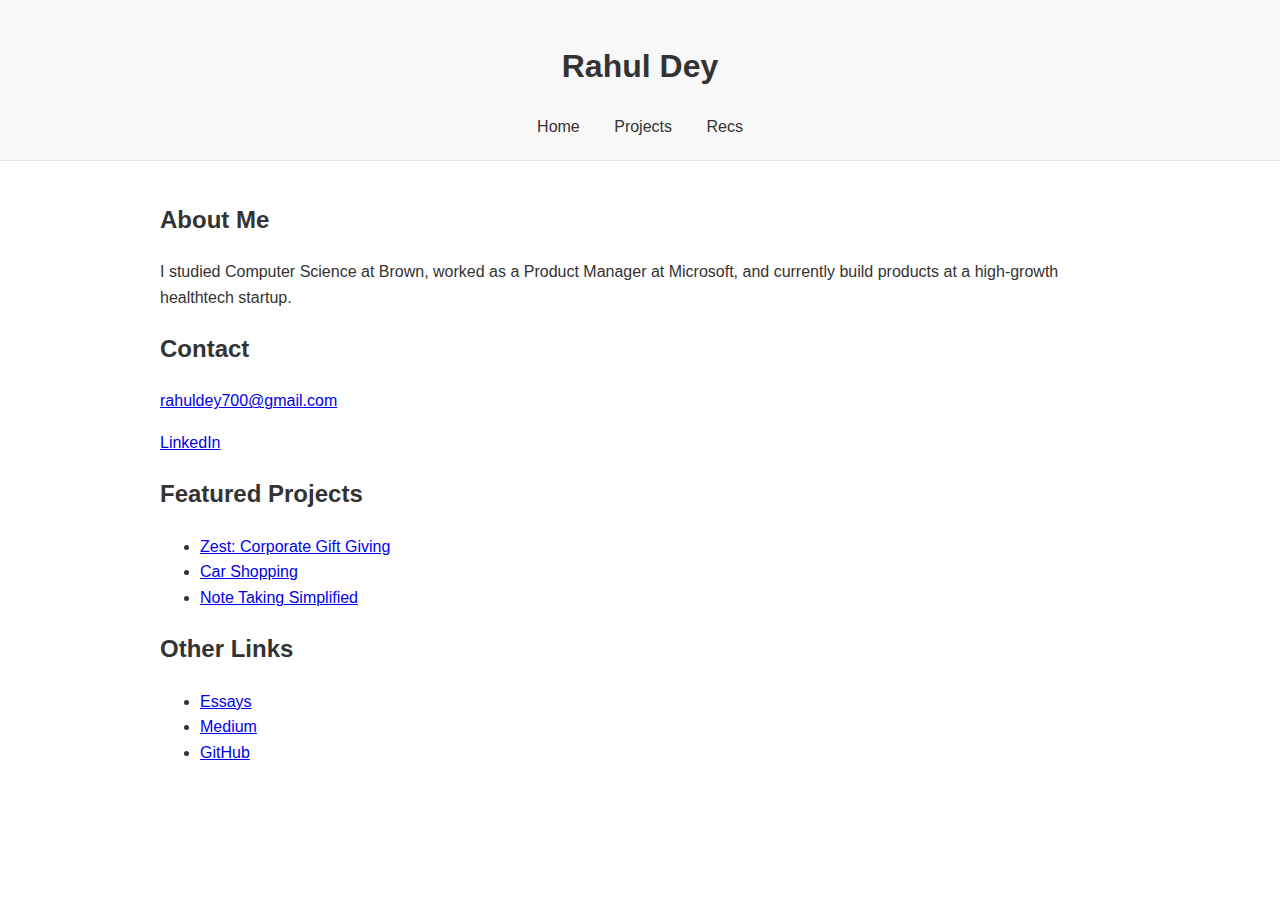
<file: index.html>
<!DOCTYPE html>
<html lang="en">
<head>
    <meta charset="UTF-8">
    <meta name="viewport" content="width=device-width, initial-scale=1.0">
    <title>Rahul Dey's Portfolio</title>
    <link rel="stylesheet" href="styles.css">
</head>
<body>
    <header>
        <h1>Rahul Dey</h1>
        <nav>
            <a href="index.html">Home</a>
            <a href="projects.html">Projects</a>
            <a href="recs.html">Recs</a>
        </nav>             
    </header>
    <main>
        <section class="about">
            <h2>About Me</h2>
            <p>I studied Computer Science at Brown, worked as a Product Manager at Microsoft, and currently build products at a high-growth healthtech startup.</p>
        </section>
        <section class="contact">
            <h2>Contact</h2>
            <a href="mailto:rahuldey700@gmail.com">rahuldey700@gmail.com</a>
            <p><a href="https://www.linkedin.com/in/rahul-dey-a12440151/">LinkedIn</a></p>
        </section>
        <section class="Featured Projects">
            <h2>Featured Projects</h2>
            <ul>
                <li><a href="project1.html">Zest: Corporate Gift Giving</a></li>
                <li><a href="project2.html">Car Shopping </a></li>
                <li><a href="project3.html">Note Taking Simplified</a></li>
            </ul>
        </section>
    <section class = "other">
        <h2>Other Links</h2>
        <ul>
            <li><a href="https://main--singular-elf-4296d4.netlify.app/">Essays</a></li>
            <li><a href="https://medium.com/@rahuldey700">Medium</a></li>
            <li><a href="https://github.com/rahuldey700">GitHub</a></li>
        </ul>
    </section>
</main>
</body>
</html>
</file>
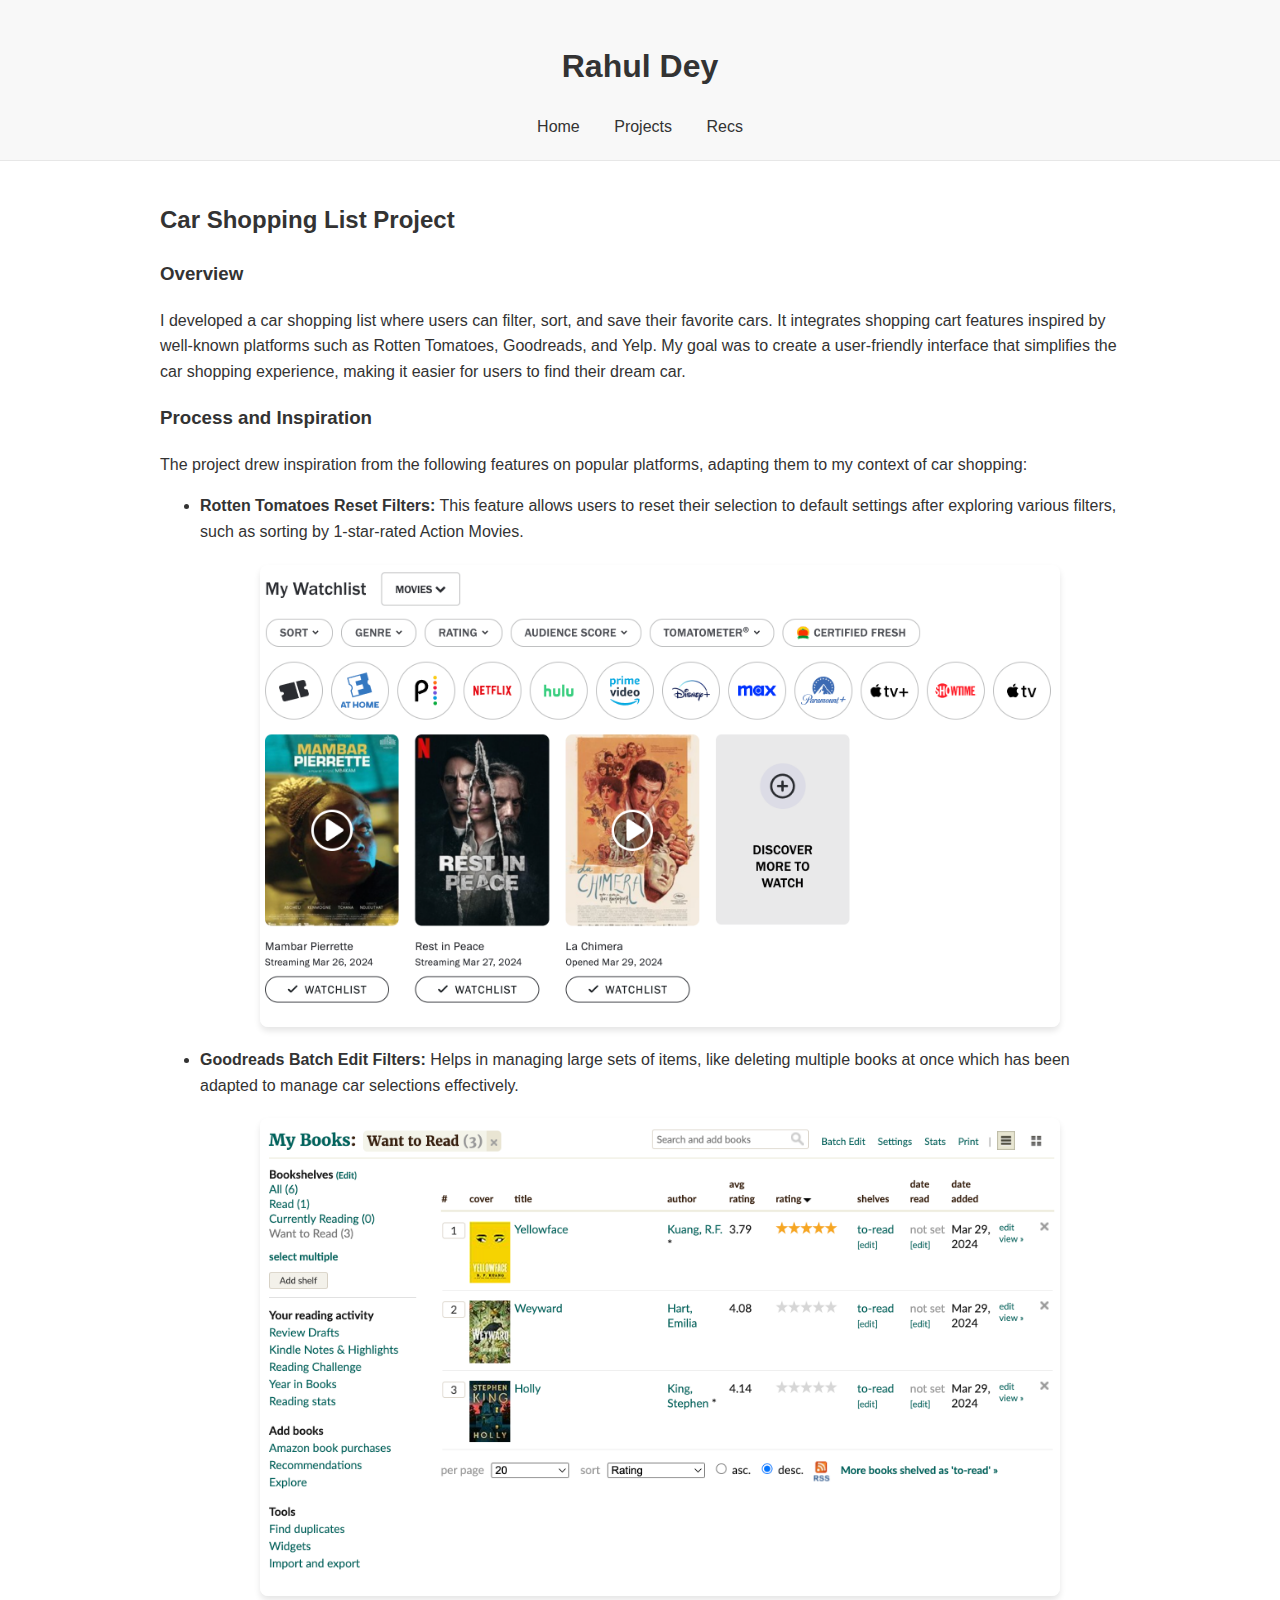
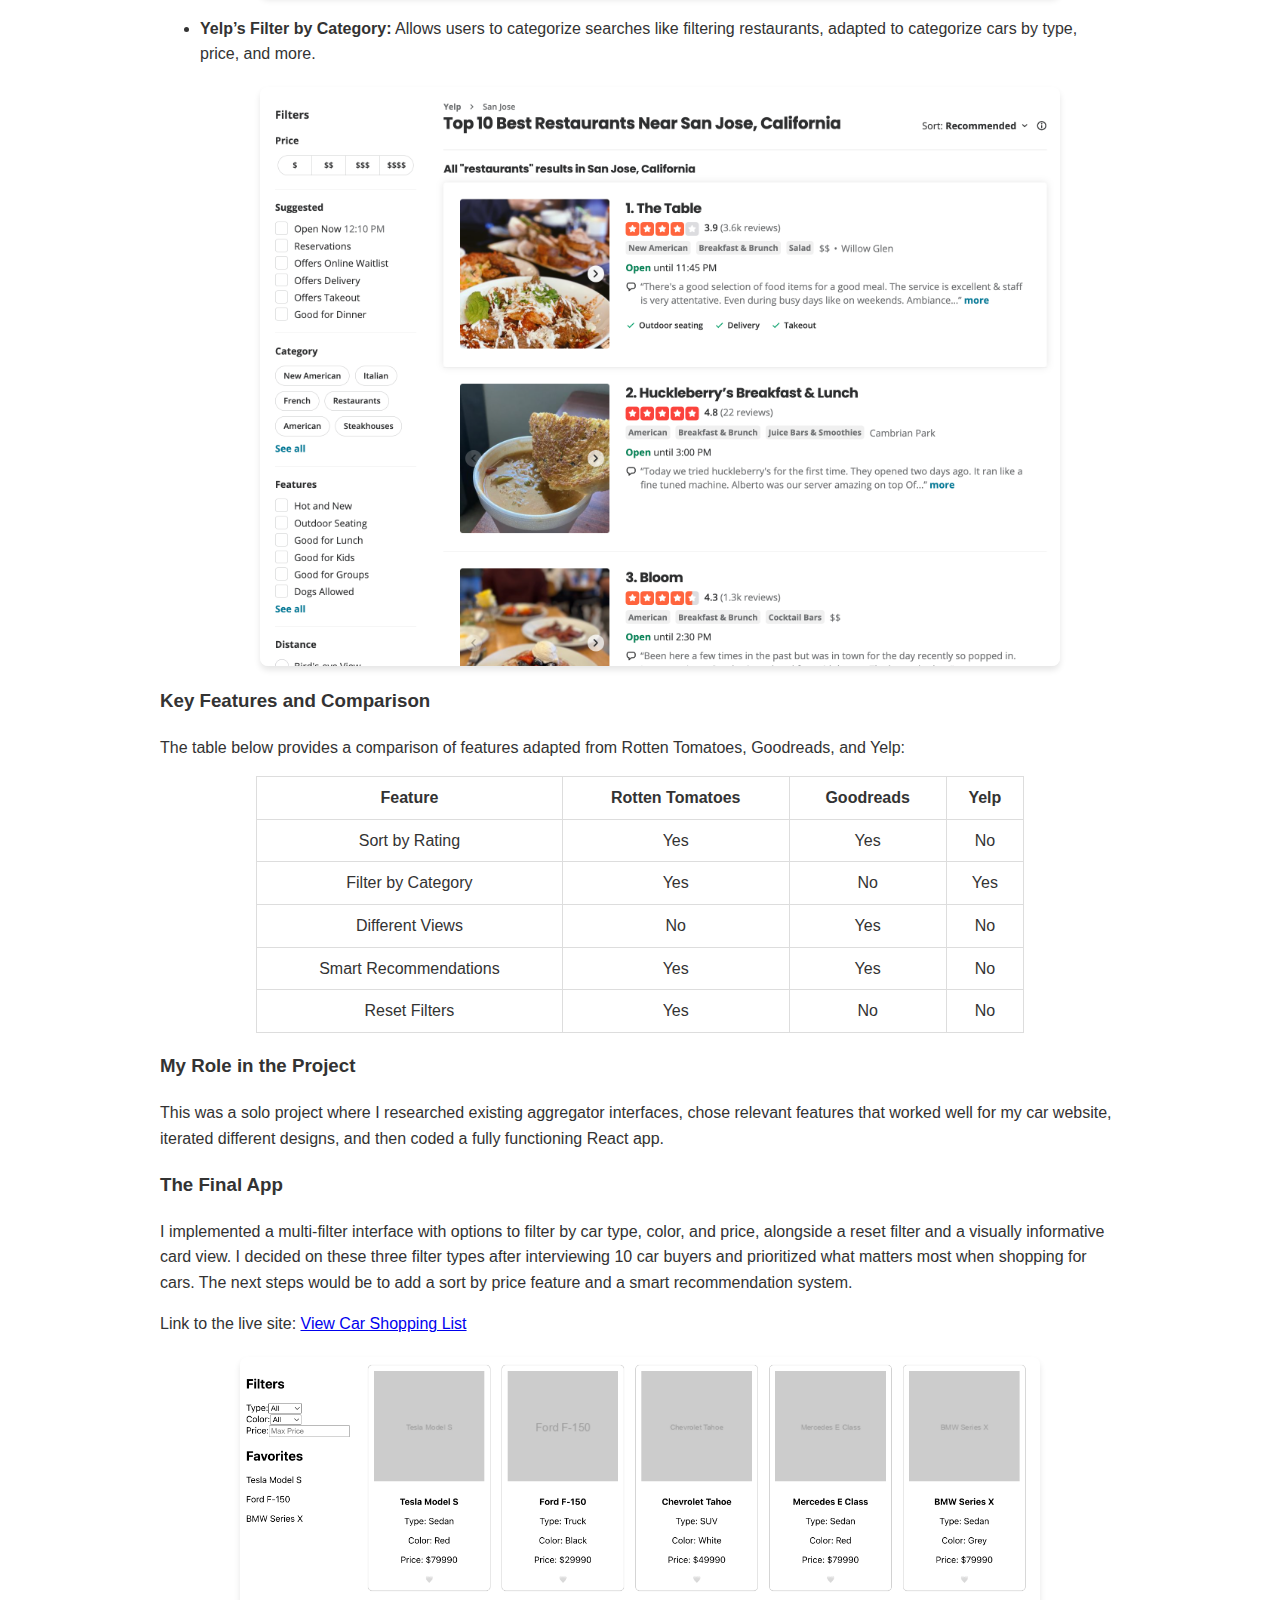
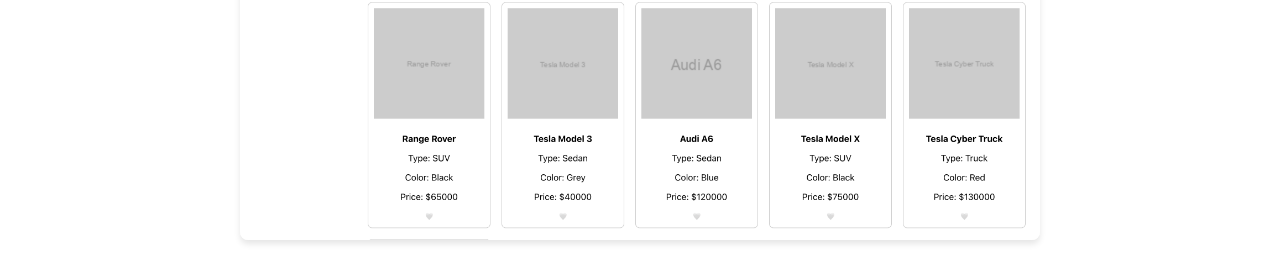
<file: project2.html>
<!DOCTYPE html>
<html lang="en">
<head>
    <meta charset="UTF-8">
    <meta name="viewport" content="width=device-width, initial-scale=1.0">
    <title>Zest Shopping Cart Project</title>
    <link rel="stylesheet" href="styles.css">
</head>
<body>
    <header>
        <h1>Rahul Dey</h1>
        <nav>
            <a href="index.html">Home</a>
            <a href="projects.html">Projects</a>
            <a href="recs.html">Recs</a>
        </nav>
    </header>
    <main>
        <h2>Car Shopping List Project</h2>
        <section class="project-description">
            <h3>Overview</h3>
            <p>I developed a car shopping list where users can filter, sort, and save their favorite cars. It integrates shopping cart features inspired by well-known platforms such as Rotten Tomatoes, Goodreads, and Yelp.
                My goal was to create a user-friendly interface that simplifies the car shopping experience, making it easier for users to find their dream car.</p>
            </p>
        </section>
        <section class="features">
            <h3>Process and Inspiration</h3>
            <p>The project drew inspiration from the following features on popular platforms, adapting them to my context of car shopping:</p>
            <ul>
                <li><strong>Rotten Tomatoes Reset Filters:</strong> This feature allows users to reset their selection to default settings after exploring various filters, such as sorting by 1-star-rated Action Movies.</li>
                <img src="Rotten.png" alt="Rotten Tomatoes Example" class="center">
                <li><strong>Goodreads Batch Edit Filters:</strong> Helps in managing large sets of items, like deleting multiple books at once which has been adapted to manage car selections effectively.</li>
                <img src="GoodReads.png" alt="GoodReads Example" class="center">
                <li><strong>Yelp’s Filter by Category:</strong> Allows users to categorize searches like filtering restaurants, adapted to categorize cars by type, price, and more.</li>
                <img src="Yelp.png" alt="Yelp Example" class="center">
            </ul>
            <h3>Key Features and Comparison</h3>
            <p>The table below provides a comparison of features adapted from Rotten Tomatoes, Goodreads, and Yelp:</p>
            <table class="feature-table">
                <tr>
                    <th>Feature</th>
                    <th>Rotten Tomatoes</th>
                    <th>Goodreads</th>
                    <th>Yelp</th>
                </tr>
                <tr>
                    <td>Sort by Rating</td>
                    <td>Yes</td>
                    <td>Yes</td>
                    <td>No</td>
                </tr>
                <tr>
                    <td>Filter by Category</td>
                    <td>Yes</td>
                    <td>No</td>
                    <td>Yes</td>
                </tr>
                <tr>
                    <td>Different Views</td>
                    <td>No</td>
                    <td>Yes</td>
                    <td>No</td>
                </tr>
                <tr>
                    <td>Smart Recommendations</td>
                    <td>Yes</td>
                    <td>Yes</td>
                    <td>No</td>
                </tr>
                <tr>
                    <td>Reset Filters</td>
                    <td>Yes</td>
                    <td>No</td>
                    <td>No</td>
                </tr>
            </table>
        </section>
        <section class="my-role">
            <h3>My Role in the Project</h3>
            <p>This was a solo project where I researched existing aggregator interfaces, chose relevant features that worked well for my car website, iterated different designs, and then coded a fully functioning React app.</p>
        </section>
        <section class="visuals">
            <h3>The Final App</h3>
            <p>I implemented a multi-filter interface with options to filter by car type, color, and price, alongside a reset filter and a visually informative card view. I decided on these three filter types after interviewing
                10 car buyers and prioritized what matters most when shopping for cars. The next steps would be to add a sort by price feature and a smart recommendation system. 
            </p>
            <p>Link to the live site: <a href="https://cars-gules.vercel.app/" target="_blank">View Car Shopping List</a></p>
            <img src="Cars.png" alt="Car List Interface Example" class="center">
        </section>
    </main>
</body>
</html>
</file>
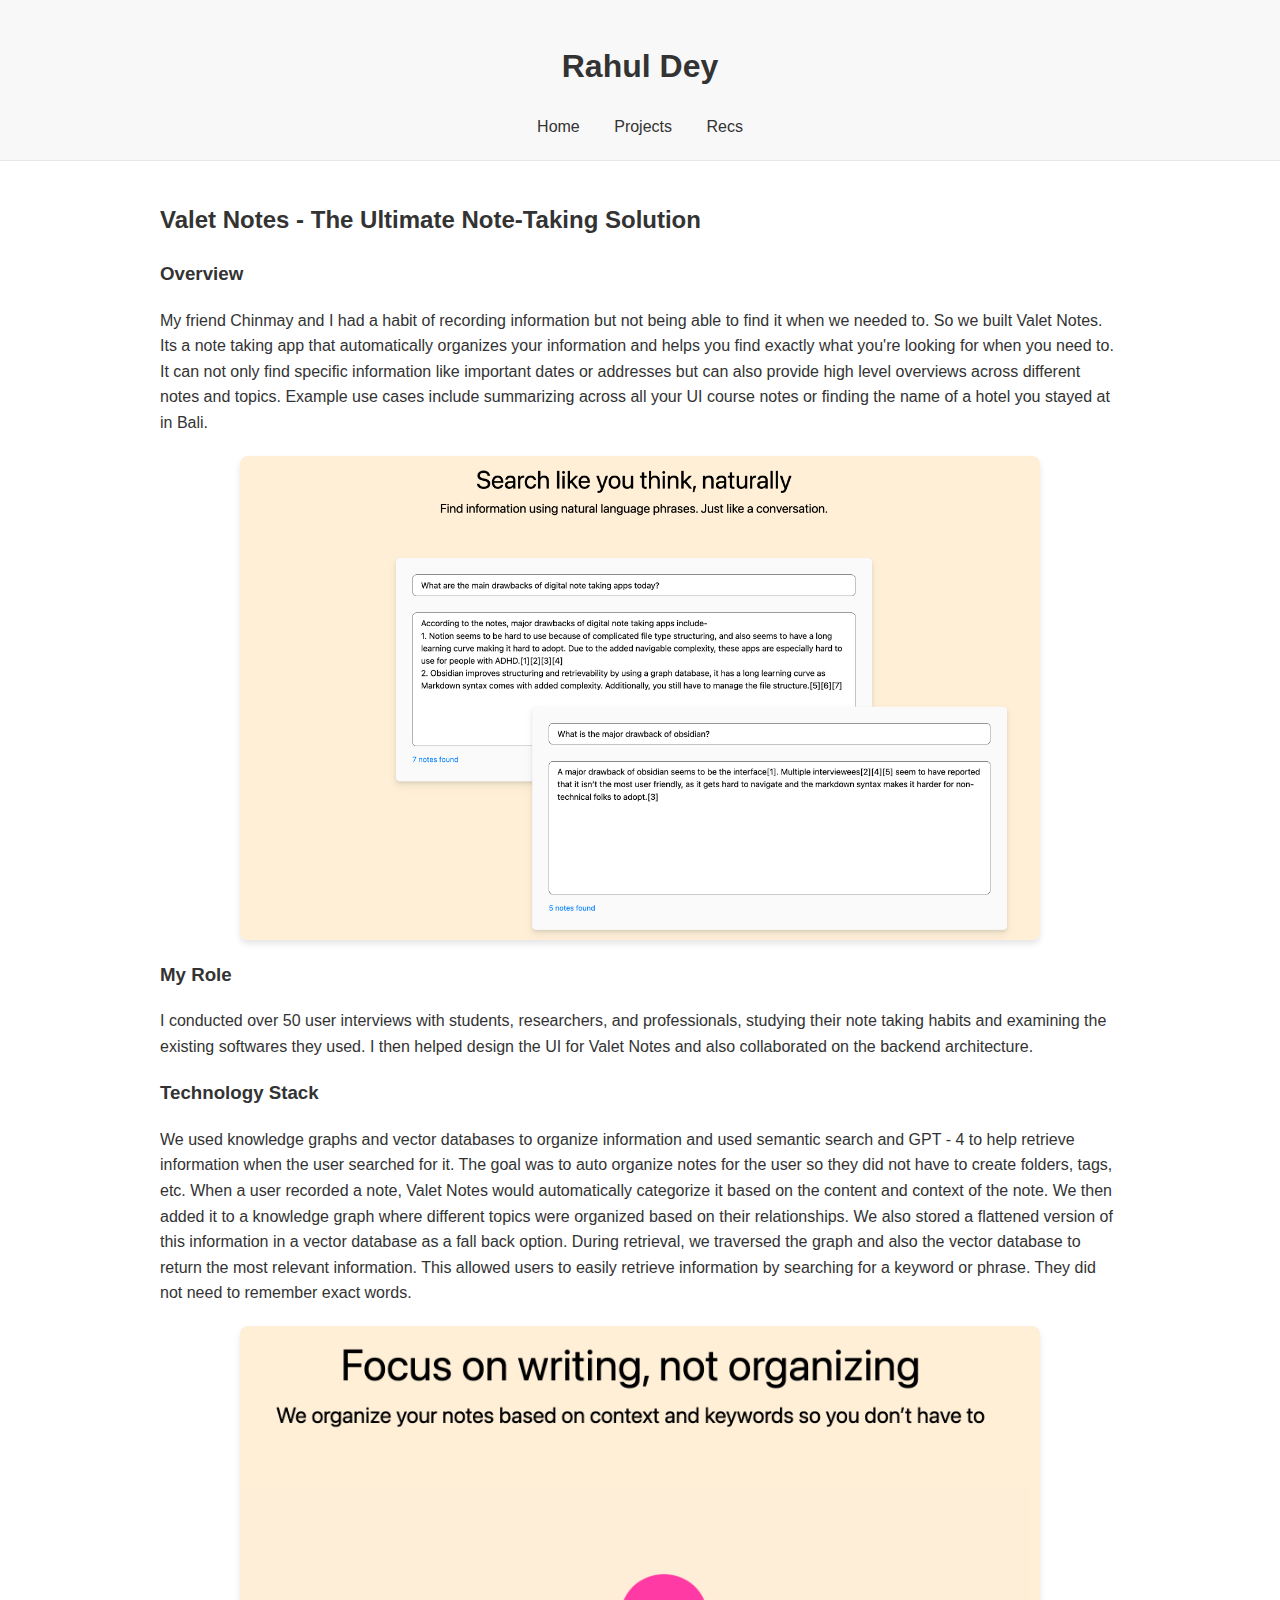
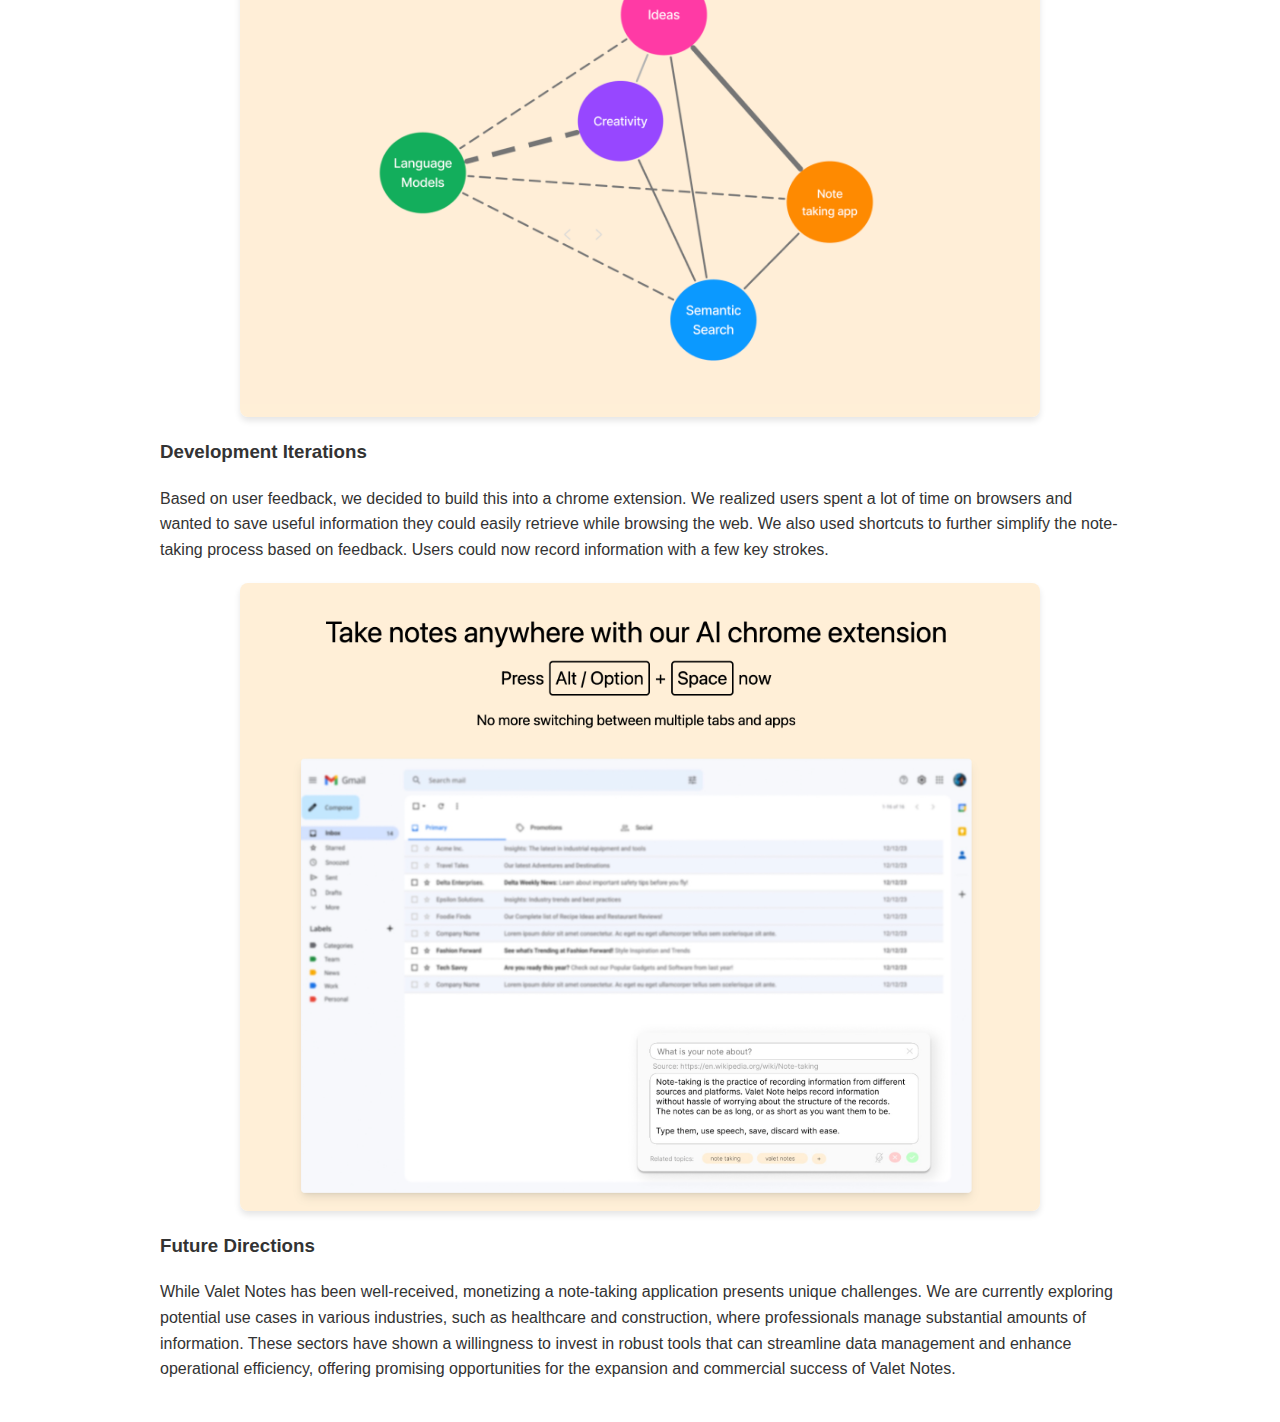
<file: project3.html>
<!DOCTYPE html>
<html lang="en">
<head>
    <meta charset="UTF-8">
    <meta name="viewport" content="width=device-width, initial-scale=1.0">
    <title>Valet Notes Project</title>
    <link rel="stylesheet" href="styles.css">
</head>
<body>
    <header>
        <h1>Rahul Dey</h1>
        <nav>
            <a href="index.html">Home</a>
            <a href="projects.html">Projects</a>
            <a href="recs.html">Recs</a>
        </nav>
    </header>
    <main>
        <h2>Valet Notes - The Ultimate Note-Taking Solution</h2>
        <section class="overview">
            <h3>Overview</h3>
            <p>My friend Chinmay and I had a habit of recording information but not being able to find it when we needed to. So we built Valet Notes. Its a note taking app that automatically organizes your information and helps you find exactly what you're looking for when you need to. It can not only find specific information like important dates or addresses but can also provide high level overviews across different notes and topics. 
                Example use cases include summarizing across all your UI course notes or finding the name of a hotel you stayed at in Bali. </p>
            <img src="Valet.png" alt="Valet">
        </section>
        <section class="role">
            <h3>My Role</h3>
            <p>I conducted over 50 user interviews with students, researchers, and professionals, studying their note taking habits and examining the existing softwares they used. I then helped design the UI for Valet Notes and also collaborated on the backend architecture.</p>
        </section>
        <section class="technology">
            <h3>Technology Stack</h3>
            <p>We used knowledge graphs and vector databases to organize information and used semantic search and GPT - 4 to help retrieve information when the user searched for it. 
                The goal was to auto organize notes for the user so they did not have to create folders, tags, etc. When a user recorded a note, Valet Notes would automatically categorize it based on the content and context of the note. We then added it to a knowledge graph 
                where different topics were organized based on their relationships. We also stored a flattened version of this information in a vector database as a fall back option. During retrieval, we traversed the graph and also the vector database to return the most relevant information.
                This allowed users to easily retrieve information by searching for a keyword or phrase. They did not need to remember exact words. 
            </p>
            <img src="ValetTech.png" alt="Valet Tech architecture">
        </section>
        <section class="iterations">
            <h3>Development Iterations</h3>
            <p>Based on user feedback, we decided to build this into a chrome extension. We realized users spent a lot of time on browsers and wanted to save useful information they could easily retrieve while browsing the web. We also used shortcuts to further simplify the note-taking process based on feedback. Users could now record information with a few key strokes. </p>
            <img src="ValetExtension.png" alt="Browser Extension">
        </section>
        <section class="next-steps">
            <h3>Future Directions</h3>
            <p>While Valet Notes has been well-received, monetizing a note-taking application presents unique challenges. We are currently exploring potential use cases in various industries, such as healthcare and construction, where professionals manage substantial amounts of information. These sectors have shown a willingness to invest in robust tools that can streamline data management and enhance operational efficiency, offering promising opportunities for the expansion and commercial success of Valet Notes.</p>
        </section>
    </main>
</body>
</html>
</file>
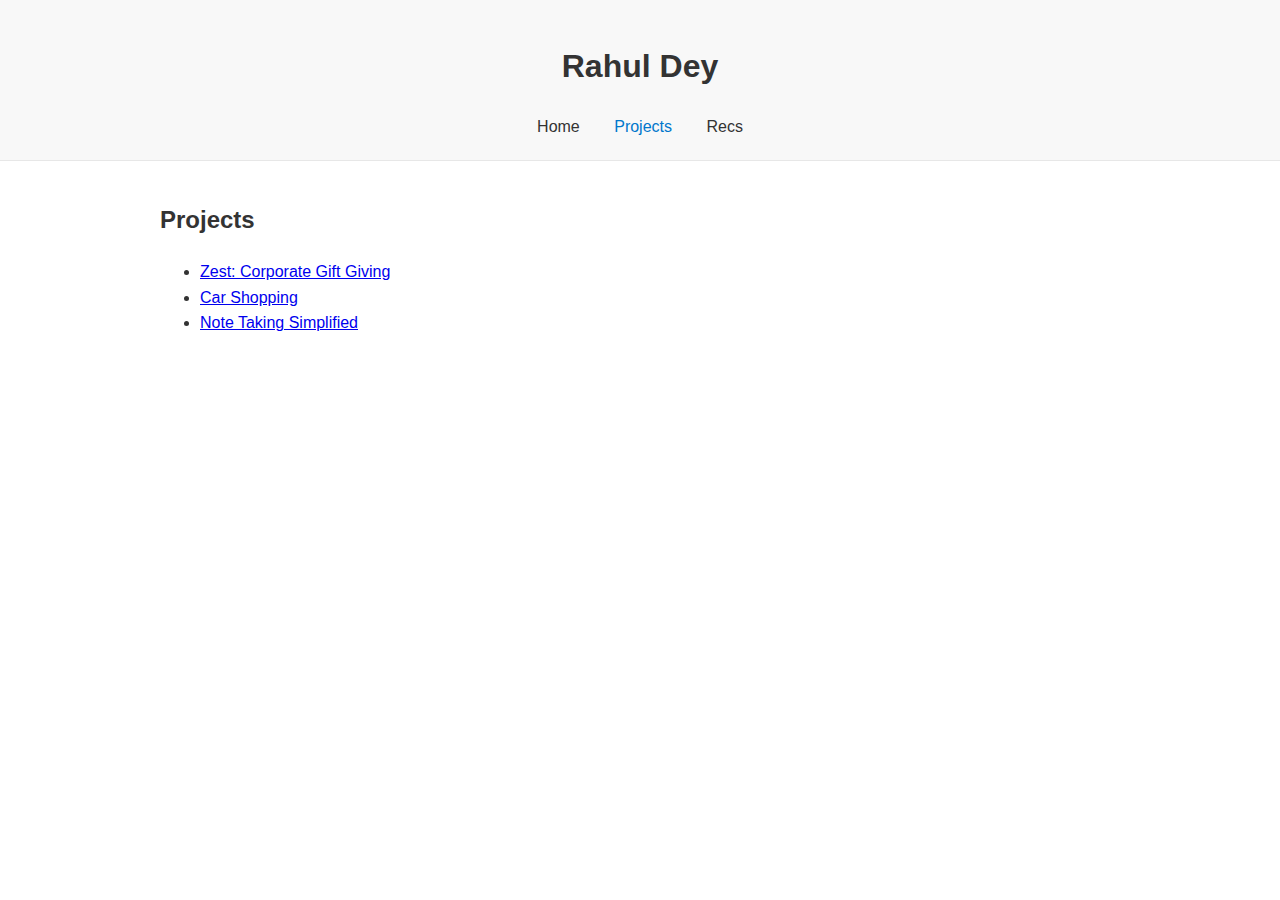
<file: projects.html>
<!DOCTYPE html>
<html lang="en">
<head>
    <meta charset="UTF-8">
    <meta name="viewport" content="width=device-width, initial-scale=1.0">
    <title>Rahul Dey's Projects</title>
    <link rel="stylesheet" href="styles.css">
</head>
<body>
    <header>
        <h1>Rahul Dey</h1>
        <nav>
            <a href="index.html">Home</a>
            <a href="projects.html" class="active">Projects</a>
            <a href="recs.html">Recs</a>
        </nav>            
    </header>
    <main>
        <section class="project-list">
            <h2>Projects</h2>
            <ul>
                <li><a href="project1.html">Zest: Corporate Gift Giving</a></li>
                <li><a href="project2.html">Car Shopping </a></li>
                <li><a href="project3.html">Note Taking Simplified</a></li>
            </ul>
        </section>
    </main>
</body>
</html>
</file>
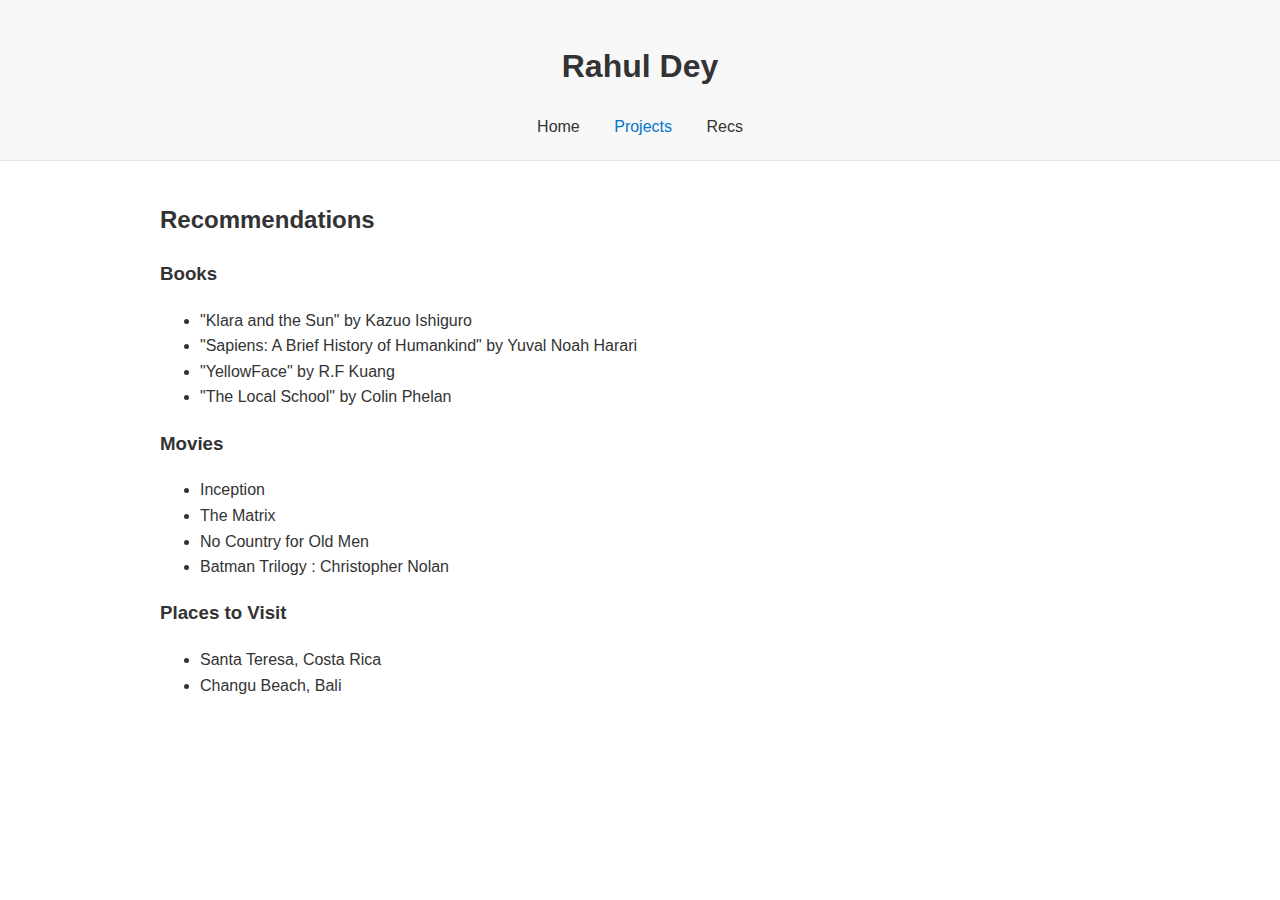
<file: recs.html>
<!DOCTYPE html>
<html lang="en">
<head>
    <meta charset="UTF-8">
    <meta name="viewport" content="width=device-width, initial-scale=1.0">
    <title>My Recommendations</title>
    <link rel="stylesheet" href="styles.css">
</head>
<body>
    <header>
        <h1>Rahul Dey</h1>
        <nav>
            <a href="index.html">Home</a>
            <a href="projects.html" class="active">Projects</a>
            <a href="recs.html">Recs</a>
        </nav>        
    </header>
    <main>
        <section class="recommendations">
            <h2>Recommendations</h2>
            <div class="recommendation-category">
                <h3>Books</h3>
                <ul>
                    <li>"Klara and the Sun" by Kazuo Ishiguro</li>
                    <li>"Sapiens: A Brief History of Humankind" by Yuval Noah Harari</li>
                    <li>"YellowFace" by R.F Kuang</li>
                    <li>"The Local School" by Colin Phelan</li>
                </ul>
            </div>
            <div class="recommendation-category">
                <h3>Movies</h3>
                <ul>
                    <li>Inception</li>
                    <li>The Matrix</li>
                    <li>No Country for Old Men</li>
                    <li>Batman Trilogy : Christopher Nolan</li>


                </ul>
            </div>
            <div class="recommendation-category">
                <h3>Places to Visit</h3>
                <ul>
                    <li>Santa Teresa, Costa Rica</li>
                    <li>Changu Beach, Bali</li>
                </ul>
            </div>
        </section>
    </main>
</body>
</html>
</file>
<file: styles.css>
body {
    font-family: Monaco, 'Helvetica Neue', Helvetica, Arial, sans-serif;
    color: #333;
    margin: 0;
    padding: 0;
    line-height: 1.6;
}

header {
    background-color: #f8f8f8;
    border-bottom: 1px solid #e7e7e7;
    padding: 20px 0;
    text-align: center;
}

nav a {
    margin: 0 15px;
    text-decoration: none;
    color: #333;
}

nav a.active {
    color: #0077cc;
}

main {
    width: 85%;
    max-width: 960px;
    margin: 40px auto;
}

@media (max-width: 600px) {
    main {
        width: 95%;
    }

    header {
        padding: 10px 0;
    }

    nav a {
        margin: 0 10px;
    }
}

img {
    width: 100%; /* Makes image responsive */
    max-width: 800px; /* Maximum width of image */
    height: auto; /* Maintain aspect ratio */
    display: block; /* Images are block level to allow for margins */
    margin: 20px auto; /* Adds vertical space and centers image horizontally */
    border-radius: 8px; /* Optional: adds rounded corners to images */
    box-shadow: 0 4px 6px rgba(0,0,0,0.1); /* Optional: adds subtle shadow for depth */
}
.mobile-image {
    width: 50%;  /* or any width you want */
    height: auto; /* maintain aspect ratio */
}
video {
    width: 100%; /* Makes image responsive */
    max-width: 800px; /* Maximum width of image */
    height: auto; /* Maintain aspect ratio */
    display: block; /* Images are block level to allow for margins */
    margin: 20px auto; /* Adds vertical space and centers image horizontally */
    border-radius: 8px; /* Optional: adds rounded corners to images */
    box-shadow: 0 4px 6px rgba(0,0,0,0.1); /* Optional: adds subtle shadow for depth */
}

table.feature-table {
    margin-left: auto;
    margin-right: auto;
    width: 80%; /* Adjust width as necessary */
    border-collapse: collapse;
}

table.feature-table th, table.feature-table td {
    border: 1px solid #ddd;
    padding: 8px;
    text-align: center;
}
</file>
